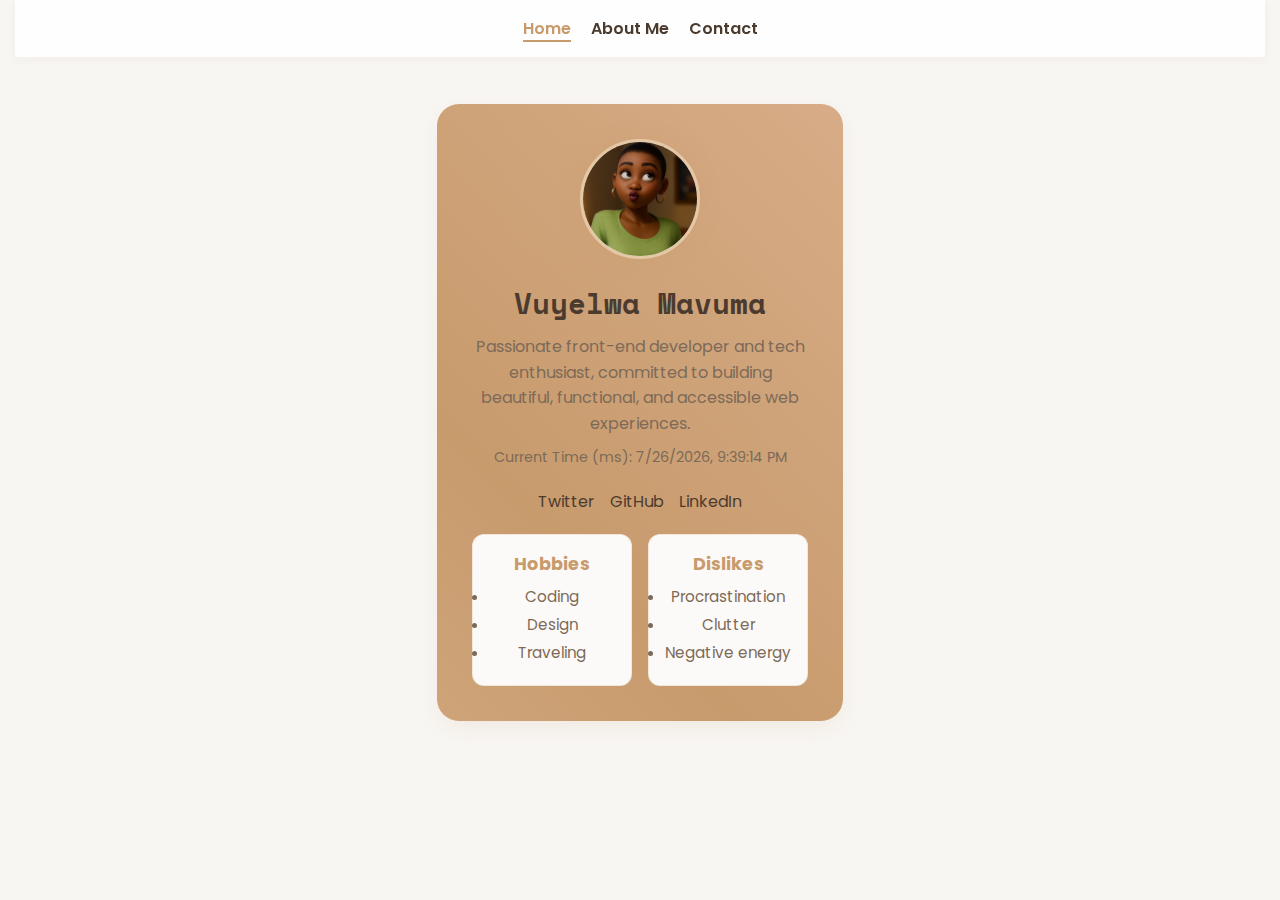
<file: index.html>
<!DOCTYPE html>
<html lang="en">
<head>
  <meta charset="UTF-8" />
  <meta name="viewport" content="width=device-width, initial-scale=1.0" />
  <title>Profile Card - Stage 0 Task</title>
  <link rel="stylesheet" href="style.css" />
  <link href="https://fonts.googleapis.com/css2?family=Space+Mono:wght@400;700&family=Poppins:wght@400;700&display=swap" rel="stylesheet" />
  <link rel="stylesheet" href="https://cdnjs.cloudflare.com/ajax/libs/font-awesome/6.0.0-beta3/css/all.min.css">
</head>
<body>
  <nav class="main-nav">
    <ul>
      <li><a href="index.html" class="active">Home</a></li>
      <li><a href="about.html">About Me</a></li>
      <li><a href="contact.html">Contact</a></li>
    </ul>
  </nav>

  <article class="profile-card" data-testid="test-profile-card">
    <figure class="avatar">
      <img src="Vuyelwa Mavuma.png" alt="User Avatar" data-testid="test-user-avatar" />
    </figure>

    <div class="profile-info">
      <header>
        <h2 data-testid="test-user-name">Vuyelwa Mavuma</h2>
      </header>

      <p data-testid="test-user-bio">
        Passionate front-end developer and tech enthusiast, committed to
        building beautiful, functional, and accessible web experiences.
      </p>

      <p class="timestamp">
        Current Time (ms):
        <span data-testid="test-user-time" id="user-time"></span>
      </p>

      <nav class="social-links" data-testid="test-user-social-links">
        <ul>
          <li><a href="https://twitter.com/" target="_blank" rel="noopener noreferrer" data-testid="test-user-social-twitter">Twitter</a></li>
          <li><a href="https://github.com/" target="_blank" rel="noopener noreferrer" data-testid="test-user-social-github">GitHub</a></li>
          <li><a href="https://linkedin.com/" target="_blank" rel="noopener noreferrer" data-testid="test-user-social-linkedin">LinkedIn</a></li>
        </ul>
      </nav>

      <section class="lists">
        <div class="list-section">
          <h3>Hobbies</h3>
          <ul data-testid="test-user-hobbies">
            <li>Coding</li>
            <li>Design</li>
            <li>Traveling</li>
          </ul>
        </div>

        <div class="list-section">
          <h3>Dislikes</h3>
          <ul data-testid="test-user-dislikes">
            <li>Procrastination</li>
            <li>Clutter</li>
            <li>Negative energy</li>
          </ul>
        </div>
      </section>
    </div>
  </article>

  <script src="script.js"></script>
</body>
</html>
</file>
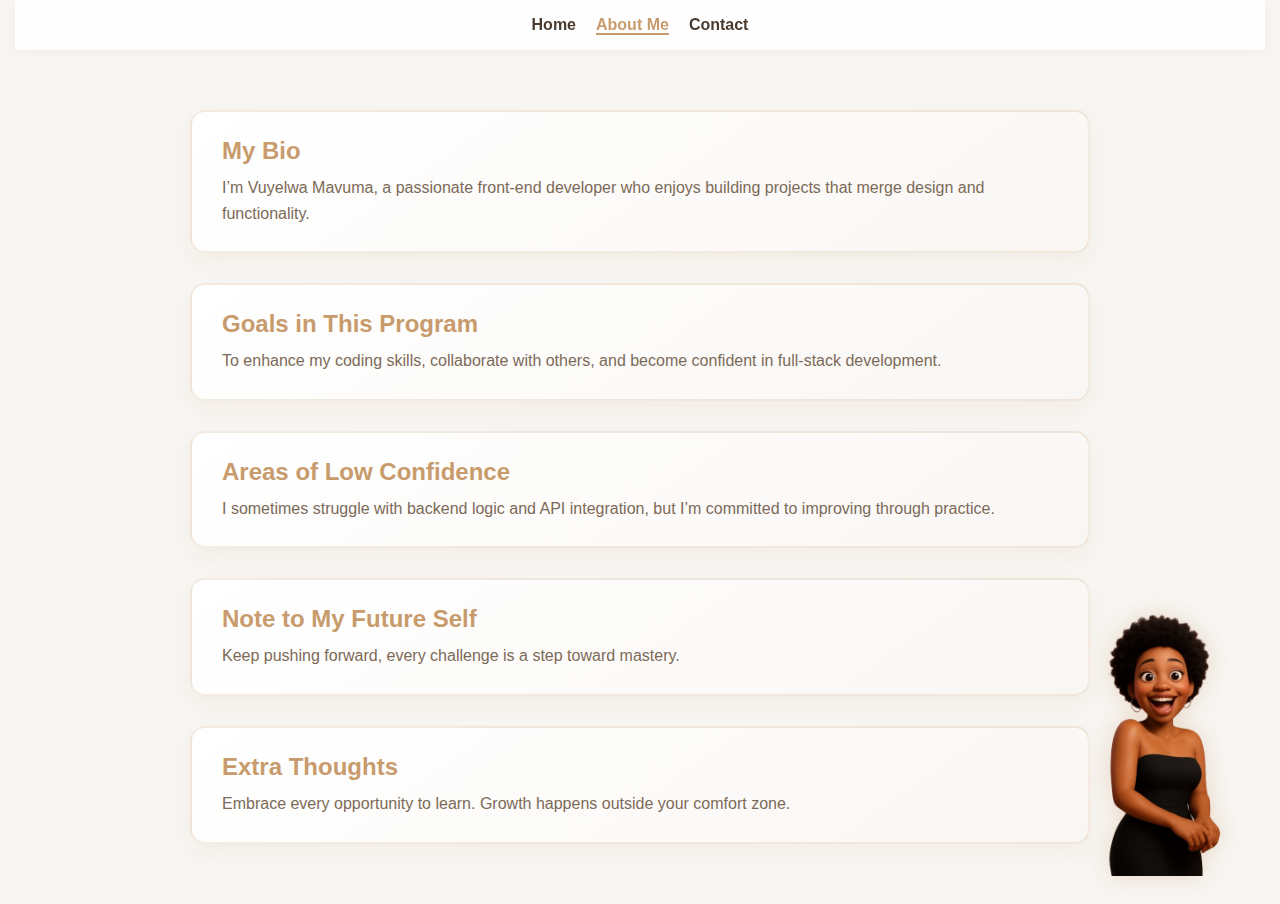
<file: about.html>
<!DOCTYPE html>
<html lang="en">
<head>
  <meta charset="UTF-8">
  <meta name="viewport" content="width=device-width, initial-scale=1.0">
  <title>About Me</title>
  <link rel="stylesheet" href="style.css">
</head>
<body>
  <nav class="main-nav">
    <ul>
      <li><a href="index.html">Home</a></li>
      <li><a href="about.html" class="active">About Me</a></li>
      <li><a href="contact.html">Contact</a></li>
    </ul>
  </nav>

  <main data-testid="test-about-page" class="about-container">
    <section data-testid="test-about-bio">
      <h2>My Bio</h2>
      <p>I’m Vuyelwa Mavuma, a passionate front-end developer who enjoys building projects that merge design and functionality.</p>
    </section>

    <section data-testid="test-about-goals">
      <h2>Goals in This Program</h2>
      <p>To enhance my coding skills, collaborate with others, and become confident in full-stack development.</p>
    </section>

    <section data-testid="test-about-confidence">
      <h2>Areas of Low Confidence</h2>
      <p>I sometimes struggle with backend logic and API integration, but I’m committed to improving through practice.</p>
    </section>

    <section data-testid="test-about-future-note">
      <h2>Note to My Future Self</h2>
      <p>Keep pushing forward, every challenge is a step toward mastery.</p>
    </section>

    <section data-testid="test-about-extra">
      <h2>Extra Thoughts</h2>
      <p>Embrace every opportunity to learn. Growth happens outside your comfort zone.</p>
    </section>

    <!-- Cartoon Character -->
    <div class="corner-character">
      <img src="Vuyelwa.png" alt="Cartoon character waving">
    </div>
  </main>

  <script src="script.js"></script>
</body>
</html>
</file>
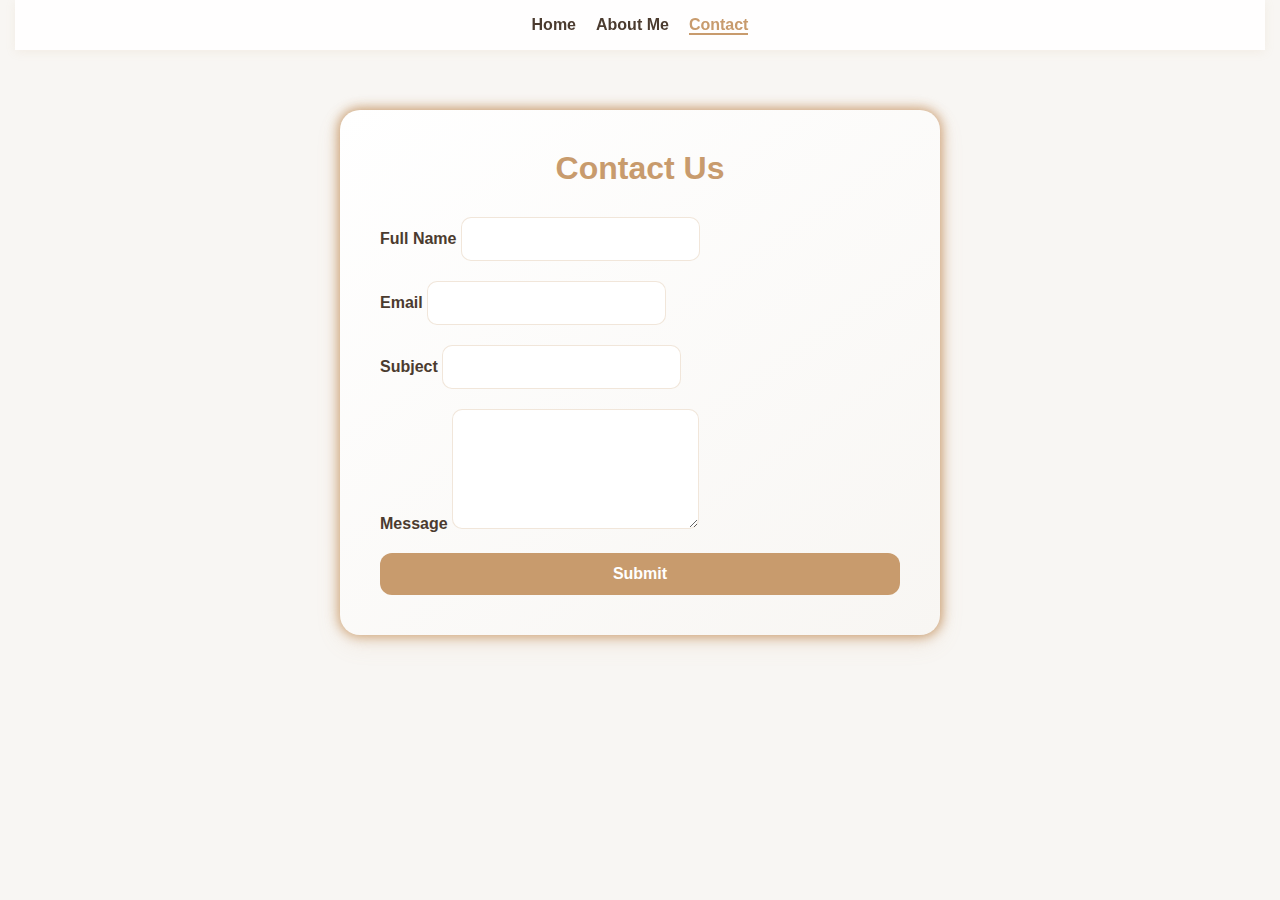
<file: contact.html>
<!DOCTYPE html>
<html lang="en">
<head>
  <meta charset="UTF-8">
  <meta name="viewport" content="width=device-width, initial-scale=1.0">
  <title>Contact Us</title>
  <link rel="stylesheet" href="style.css">
</head>
<body>
  <nav class="main-nav">
    <ul>
      <li><a href="index.html">Home</a></li>
      <li><a href="about.html">About Me</a></li>
      <li><a href="contact.html" class="active">Contact</a></li>
    </ul>
  </nav>

  <main class="contact-container" data-testid="test-contact-page">
    <h2>Contact Us</h2>
    <form id="contact-form" novalidate>
      <div class="form-group">
        <label for="name">Full Name</label>
        <input id="name" type="text" data-testid="test-contact-name" aria-describedby="error-name" required>
        <small id="error-name" data-testid="test-contact-error-name" class="error"></small>
      </div>

      <div class="form-group">
        <label for="email">Email</label>
        <input id="email" type="email" data-testid="test-contact-email" aria-describedby="error-email" required>
        <small id="error-email" data-testid="test-contact-error-email" class="error"></small>
      </div>

      <div class="form-group">
        <label for="subject">Subject</label>
        <input id="subject" type="text" data-testid="test-contact-subject" aria-describedby="error-subject" required>
        <small id="error-subject" data-testid="test-contact-error-subject" class="error"></small>
      </div>

      <div class="form-group">
        <label for="message">Message</label>
        <textarea id="message" data-testid="test-contact-message" aria-describedby="error-message" required></textarea>
        <small id="error-message" data-testid="test-contact-error-message" class="error"></small>
      </div>

      <button type="submit" data-testid="test-contact-submit">Submit</button>
      <p id="success-message" data-testid="test-contact-success" class="success hidden">Thank you! Your message has been sent successfully.</p>
    </form>
  </main>

  <script src="script.js"></script>
</body>
</html>
</file>
<file: style.css>
:root {
--bg-color: #f8f6f3;
--text-color: #4b3b2f;
--accent-color: #c89b6d;
--muted-color: #7c6a58;
--gradient: linear-gradient(135deg, #f9efe4, #e7d1bc, #d8b694);
--border-glow: linear-gradient(45deg, #e4c7a5, #c89b6d, #e8bfa3);
}

/* === Global Styles === */

* {
margin: 0;
padding: 0;
box-sizing: border-box;
}

body {
font-family: 'Poppins', sans-serif;
background: var(--bg-color);
color: var(--text-color);
display: flex;
flex-direction: column;
align-items: center;
min-height: 100vh;
padding: 0 15px;
}

/* === Navigation === */
.main-nav {
width: 100%;
background: rgba(255, 255, 255, 0.9);
padding: 1rem 0;
text-align: center;
box-shadow: 0 2px 10px rgba(200, 155, 109, 0.1);
backdrop-filter: blur(10px);
}

.main-nav ul {
list-style: none;
padding: 0;
margin: 0;
display: flex;
justify-content: center;
gap: 20px;
}

.main-nav li {
display: inline-block;
}

.main-nav a {
color: var(--text-color);
text-decoration: none;
font-weight: 600;
transition: color 0.3s ease, border-bottom 0.3s ease;
}

.main-nav a:hover,
.main-nav a.active {
color: var(--accent-color);
border-bottom: 2px solid var(--accent-color);
}

/* === Profile Card === */
.profile-card {
background: #ffffff;
border-radius: 20px;
padding: 2rem;
text-align: center;
margin-top: 50px;
max-width: 400px;
width: 100%;
position: relative;
z-index: 1;
box-shadow: 0 8px 25px rgba(200, 155, 109, 0.15);
}

.profile-card::before {
content: "";
position: absolute;
inset: -3px;
border-radius: 22px;
background: var(--border-glow);
background-size: 300% 300%;
z-index: -1;
animation: borderGlow 6s ease-in-out infinite;
}

@keyframes borderGlow {
0% { background-position: 0% 50%; }
50% { background-position: 100% 50%; }
100% { background-position: 0% 50%; }
}

/* === Avatar === */
.avatar img {
width: 120px;
height: 120px;
border-radius: 50%;
border: 3px solid #e4c7a5;
background: var(--bg-color);
box-shadow: 0 0 20px rgba(200, 155, 109, 0.25);
}

/* === Profile Info === */
.profile-info h2 {
font-family: 'Space Mono', monospace;
font-size: 1.8rem;
margin-top: 1rem;
color: var(--text-color);
}

.profile-info p {
line-height: 1.6;
color: var(--muted-color);
margin: 10px 0;
}

.timestamp {
font-size: 0.9rem;
color: #9a8978;
}

/* === Social Links === */
.social-links ul {
list-style: none;
padding: 0;
display: flex;
justify-content: center;
gap: 15px;
margin-top: 20px;
}

.social-links a {
color: var(--text-color);
text-decoration: none;
transition: color 0.3s ease;
}

.social-links a:hover {
color: var(--accent-color);
}

/* === Lists === */
.lists {
display: flex;
justify-content: space-between;
gap: 1rem;
margin-top: 20px;
flex-wrap: wrap;
}

.list-section {
background: #fcfaf8;
border-radius: 12px;
padding: 1rem;
flex: 1;
min-width: 150px;
border: 1px solid rgba(200, 155, 109, 0.2);
}

.list-section h3 {
color: var(--accent-color);
margin-bottom: 0.5rem;
font-size: 1.1rem;
}

.list-section li {
color: var(--muted-color);
font-size: 0.95rem;
margin: 5px 0;
}

/* === About Me Section === */
.about-container {
max-width: 900px;
width: 90%;
margin: 60px auto;
display: flex;
flex-direction: column;
gap: 30px;
}

.about-container section {
background: linear-gradient(145deg, #ffffff, #f9f7f4);
border-radius: 15px;
padding: 25px 30px;
border: 2px solid rgba(200, 155, 109, 0.2);
box-shadow: 0 8px 20px rgba(200, 155, 109, 0.1);
animation: fadeIn 1s ease forwards;
}

section h2 {
font-size: 1.5rem;
color: var(--accent-color);
margin-bottom: 10px;
}

section p {
font-size: 1rem;
color: var(--muted-color);
line-height: 1.6;
}

/* === Character === */
.corner-character {
position: fixed;
bottom: 20px;
right: 25px;
z-index: 10;
animation: fadeIn 2s ease forwards;
}

.corner-character img {
width: 180px;
height: auto;
animation: wave 3s infinite ease-in-out;
transform-origin: bottom right;
filter: drop-shadow(0 0 12px rgba(200, 155, 109, 0.35));
}

/* === Contact Section === */
.contact-container {
background: linear-gradient(145deg, #ffffff, #f8f6f3);
border-radius: 20px;
max-width: 600px;
width: 100%;
padding: 40px;
margin-top: 60px;
box-shadow: 0 8px 25px rgba(200, 155, 109, 0.15);
position: relative;
}

.contact-container::before {
content: "";
position: absolute;
inset: -2px;
border-radius: 22px;
background: var(--border-glow);
background-size: 400% 400%;
z-index: -1;
filter: blur(6px);
animation: glowBorder 8s ease infinite;
}

.contact-container h2 {
text-align: center;
color: var(--accent-color);
font-size: 2rem;
margin-bottom: 30px;
}

form {
display: flex;
flex-direction: column;
gap: 20px;
}

label {
font-weight: 600;
margin-bottom: 8px;
color: var(--text-color);
}

input,
textarea {
padding: 12px 15px;
border-radius: 10px;
border: 1px solid rgba(200, 155, 109, 0.25);
background-color: #fff;
color: var(--text-color);
font-size: 1rem;
outline: none;
transition: border 0.3s ease, box-shadow 0.3s ease;
}

input:focus,
textarea:focus {
border: 1px solid var(--accent-color);
box-shadow: 0 0 10px rgba(200, 155, 109, 0.25);
}

textarea {
min-height: 120px;
resize: vertical;
}

button {
background-color: var(--accent-color);
color: #fff;
font-weight: 700;
font-size: 1rem;
border: none;
border-radius: 12px;
padding: 12px;
cursor: pointer;
transition: background 0.3s ease, transform 0.2s ease;
}

button:hover {
background-color: #b68a5f;
transform: translateY(-2px);
}

.error {
color: #d65a5a;
font-size: 0.85rem;
margin-top: 5px;
}

.success {
color: #7fb07f;
font-weight: 600;
text-align: center;
margin-top: 20px;
}

.hidden {
display: none;
}

/* === Animations === */
@keyframes fadeIn {
from { opacity: 0; transform: translateY(10px); }
to { opacity: 1; transform: translateY(0); }
}

@keyframes glowBorder {
0% { background-position: 0% 50%; }
50% { background-position: 100% 50%; }
100% { background-position: 0% 50%; }
}

/* === Responsive Design === */
@media (max-width: 768px) {
.lists {
flex-direction: column;
align-items: center;
}

.main-nav li {
display: block;
margin: 10px 0;
}

.profile-card {
margin-top: 30px;
}

section h2 {
font-size: 1.3rem;
}

section p {
font-size: 0.95rem;
}

.corner-character img {
width: 130px;
bottom: 10px;
right: 15px;
}

.contact-container {
max-width: 90%;
padding: 30px 20px;
}
}

@media (max-width: 480px) {
.about-container {
margin-top: 40px;
gap: 20px;
}

.main-nav ul {
flex-direction: column;
gap: 10px;
}

.corner-character img {
width: 100px;
}

.contact-container h2 {
font-size: 1.6rem;
}
}

@media (max-width: 600px) {
body {
padding: 20px;
}

h2 {
font-size: 1.6rem;
}
}
</file>
